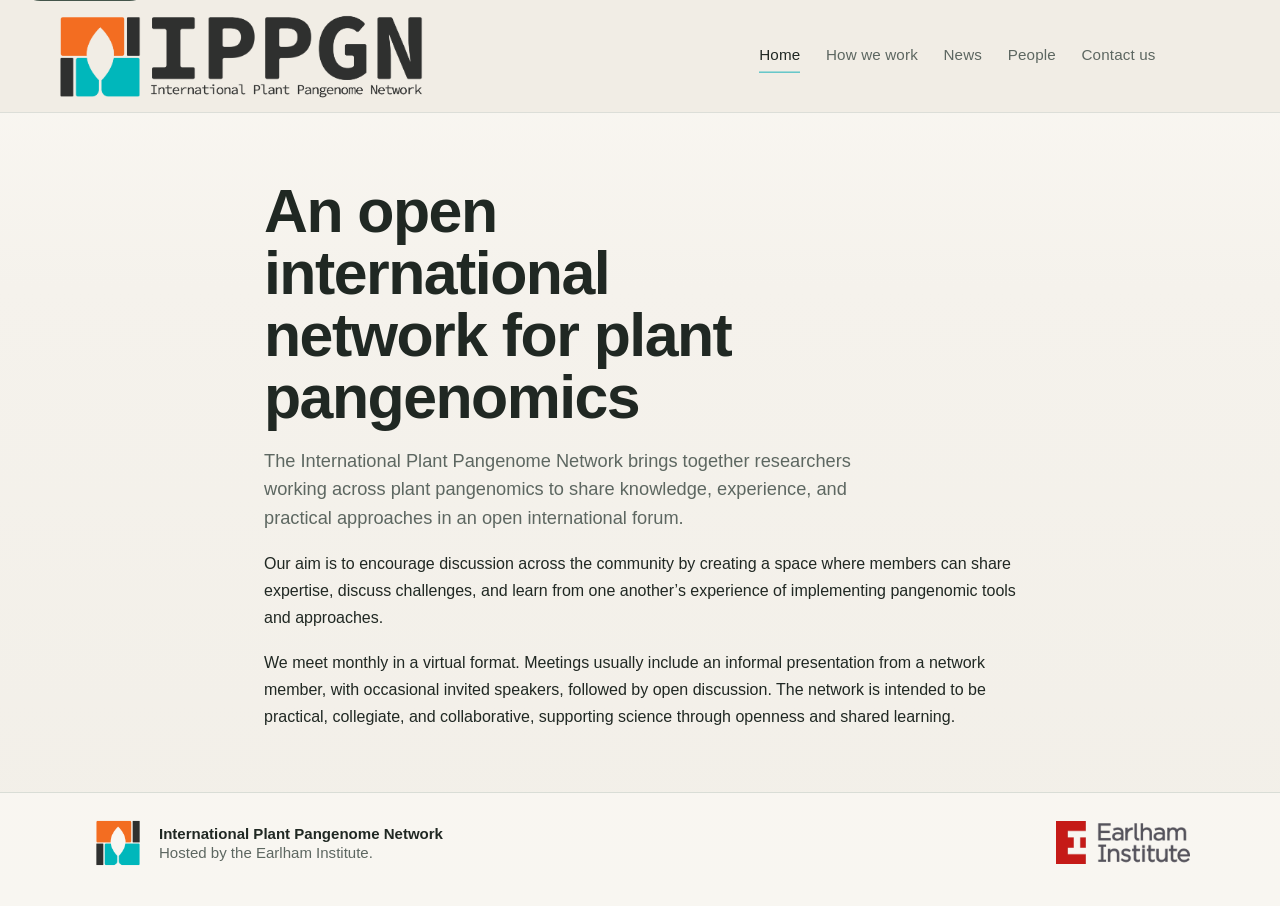
<file: site/index.html>
<!doctype html>
<html lang="en">
<head>
  <meta charset="utf-8">
  <meta name="viewport" content="width=device-width, initial-scale=1">
  <title>International Plant Pangenome Network</title>
  <meta name="description" content="International Plant Pangenome Network: an open international network for plant pangenomics.">
  <link rel="canonical" href="https://earlhaminst.github.io/ippgn-site/">
  <meta property="og:type" content="website">
  <meta property="og:site_name" content="International Plant Pangenome Network">
  <meta property="og:title" content="International Plant Pangenome Network">
  <meta property="og:description" content="International Plant Pangenome Network: an open international network for plant pangenomics.">
  <meta property="og:url" content="https://earlhaminst.github.io/ippgn-site/">
  <meta property="og:image" content="https://earlhaminst.github.io/ippgn-site/assets/img/social-preview-2026-07-23.png">
  <meta property="og:image:alt" content="International Plant Pangenome Network logo">
  <meta property="og:image:width" content="1200">
  <meta property="og:image:height" content="630">
  <meta name="twitter:card" content="summary_large_image">
  <meta name="twitter:title" content="International Plant Pangenome Network">
  <meta name="twitter:description" content="International Plant Pangenome Network: an open international network for plant pangenomics.">
  <meta name="twitter:image" content="https://earlhaminst.github.io/ippgn-site/assets/img/social-preview-2026-07-23.png">
  <link rel="stylesheet" href="assets/css/style.css">
</head>
<body class="home-page">
<a class="skip-link" href="#main-content">Skip to content</a>

<header class="site-header">
  <div class="site-banner">
    <div class="site-shell site-banner__inner">
      <a class="site-banner__link" href="index.html" aria-label="International Plant Pangenome Network home">
        <img class="site-banner__logo" src="assets/img/IPPGN - logo-strap.png" alt="International Plant Pangenome Network">
      </a>
      <nav class="site-nav" aria-label="Primary navigation">
        <a href="index.html" aria-current="page">Home</a>
        <a href="how-we-work.html">How we work</a>
        <a href="news.html">News</a>
        <a href="people.html">People</a>
        <a href="contact.html">Contact us</a>
      </nav>
    </div>
  </div>
</header>

<main id="main-content" class="site-main">
  <section class="home-hero">
    <div class="site-shell hero-layout">
      <div class="flow intro-text">
        <h1>An open international network for plant pangenomics</h1>
        <p class="hero-strapline">The International Plant Pangenome Network brings together researchers working across plant pangenomics to share knowledge, experience, and practical approaches in an open international forum.</p>
        <p>Our aim is to encourage discussion across the community by creating a space where members can share expertise, discuss challenges, and learn from one another’s experience of implementing pangenomic tools and approaches.</p>
        <p>We meet monthly in a virtual format. Meetings usually include an informal presentation from a network member, with occasional invited speakers, followed by open discussion. The network is intended to be practical, collegiate, and collaborative, supporting science through openness and shared learning.</p>
      </div>
    </div>
  </section>
</main>

<footer class="site-footer">
  <div class="site-shell site-footer__inner">
    <div class="site-footer__brand">
      <span class="footer-mark" aria-hidden="true">
        <img src="assets/img/IPPGN - logo mark.png" alt="">
      </span>
      <div class="site-footer__text">
        <p>International Plant Pangenome Network</p>
        <p>Hosted by the <a href="https://www.earlham.ac.uk/">Earlham Institute</a>.</p>
      </div>
    </div>
    <a class="footer-logo" href="https://www.earlham.ac.uk/" aria-label="Earlham Institute">
      <img src="assets/img/ei-logo.png" alt="Earlham Institute">
    </a>
  </div>
</footer>

</body>
</html>
</file>
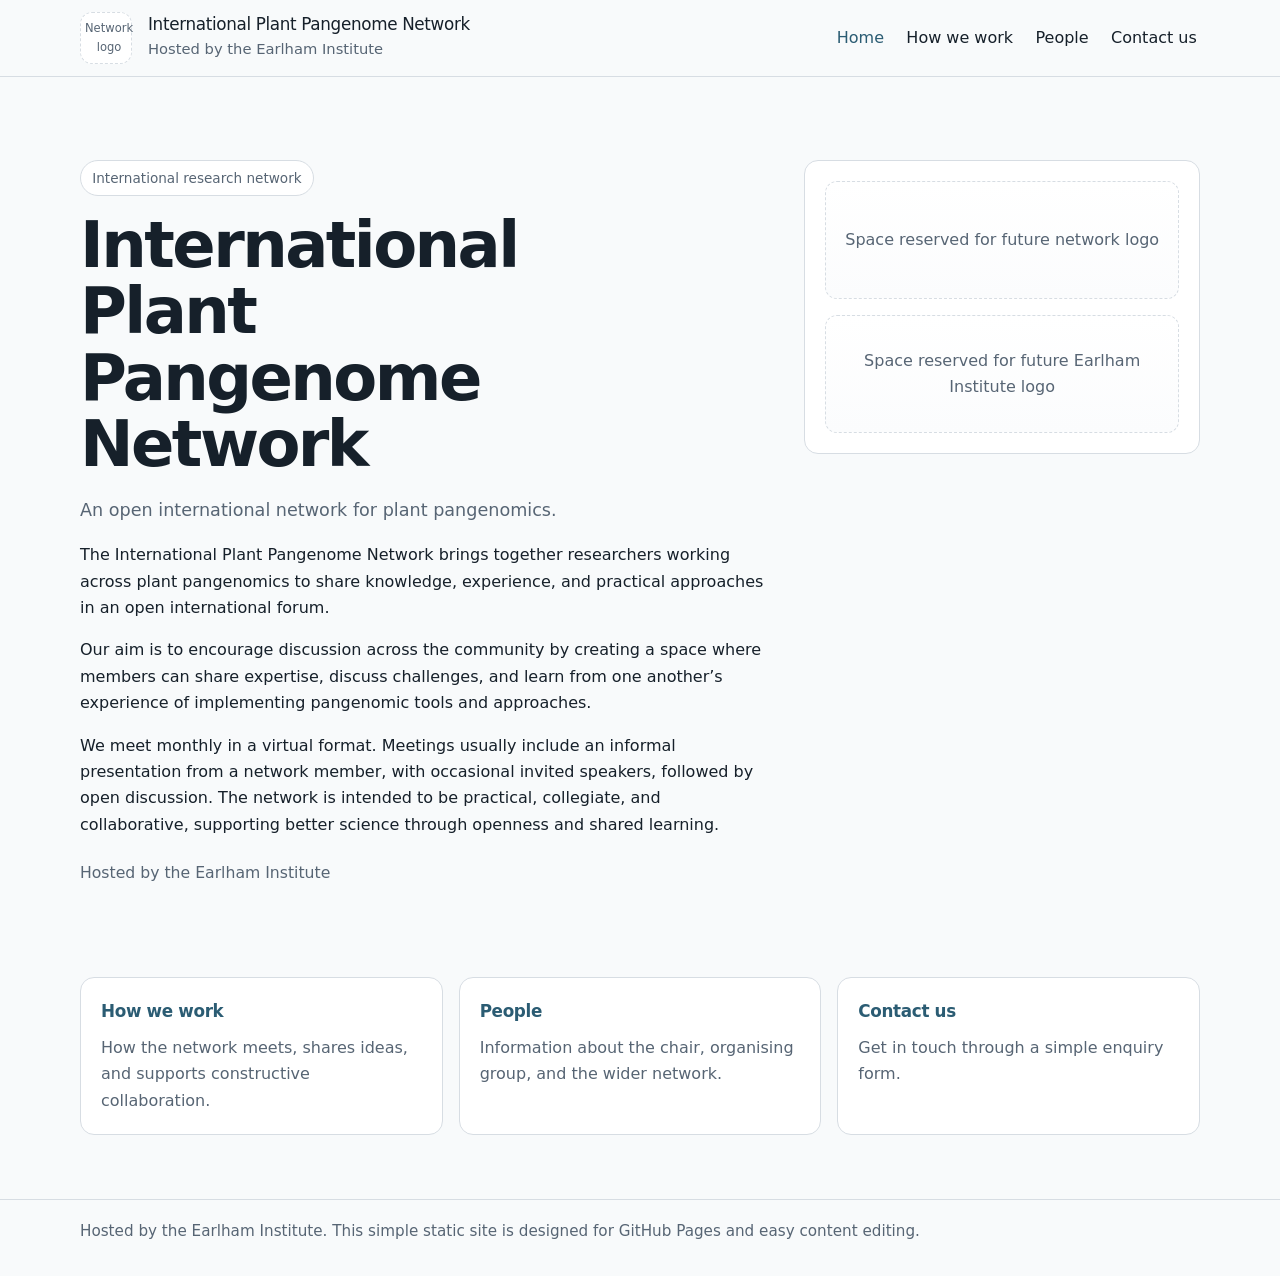
<file: ippgn-site-kit-v4/site/index.html>
<!doctype html>
<html lang="en">
<head>
  <meta charset="utf-8">
  <meta name="viewport" content="width=device-width, initial-scale=1">
  <title>International Plant Pangenome Network</title>
  <meta name="description" content="International Plant Pangenome Network">
  <link rel="stylesheet" href="assets/css/style.css">
</head>
<body>

<header class="site-header">
  <div class="container header-inner">
    <div class="brand">
      <div class="logo-slot" aria-label="Future network logo placeholder">Network<br>logo</div>
      <div class="brand-copy">
        <p class="site-title">International Plant Pangenome Network</p>
        <p class="site-subtitle">Hosted by the Earlham Institute</p>
      </div>
    </div>
    
<nav class="nav" aria-label="Primary navigation">
  <a href="index.html" aria-current="page">Home</a>
  <a href="how-we-work.html">How we work</a>
  <a href="people.html">People</a>
  <a href="contact.html">Contact us</a>
</nav>

  </div>
</header>


<main>
  <section class="hero">
    <div class="container hero-grid">
      <div>
        <span class="eyebrow">International research network</span>
        <h1>International Plant Pangenome Network</h1>
        <p class="lead">An open international network for plant pangenomics.</p>
        <p>The International Plant Pangenome Network brings together researchers working across plant pangenomics to share knowledge, experience, and practical approaches in an open international forum.</p>
        <p>Our aim is to encourage discussion across the community by creating a space where members can share expertise, discuss challenges, and learn from one another’s experience of implementing pangenomic tools and approaches.</p>
        <p>We meet monthly in a virtual format. Meetings usually include an informal presentation from a network member, with occasional invited speakers, followed by open discussion. The network is intended to be practical, collegiate, and collaborative, supporting better science through openness and shared learning.</p>
        <p class="hosting-line">Hosted by the Earlham Institute</p>
      </div>
      <aside class="panel logo-panel" aria-label="Future logo area">
        <div class="logo-placeholder">Space reserved for future network logo</div>
        <div class="logo-placeholder">Space reserved for future Earlham Institute logo</div>
      </aside>
    </div>
  </section>

  <section>
    <div class="container grid-3">
      <a class="card" href="how-we-work.html">
        <h3>How we work</h3>
        <p>How the network meets, shares ideas, and supports constructive collaboration.</p>
      </a>
      <a class="card" href="people.html">
        <h3>People</h3>
        <p>Information about the chair, organising group, and the wider network.</p>
      </a>
      <a class="card" href="contact.html">
        <h3>Contact us</h3>
        <p>Get in touch through a simple enquiry form.</p>
      </a>
    </div>
  </section>
</main>

<footer class="site-footer">
  <div class="container">
    Hosted by the Earlham Institute. This simple static site is designed for GitHub Pages and easy content editing.
  </div>
</footer>

</body>
</html>
</file>
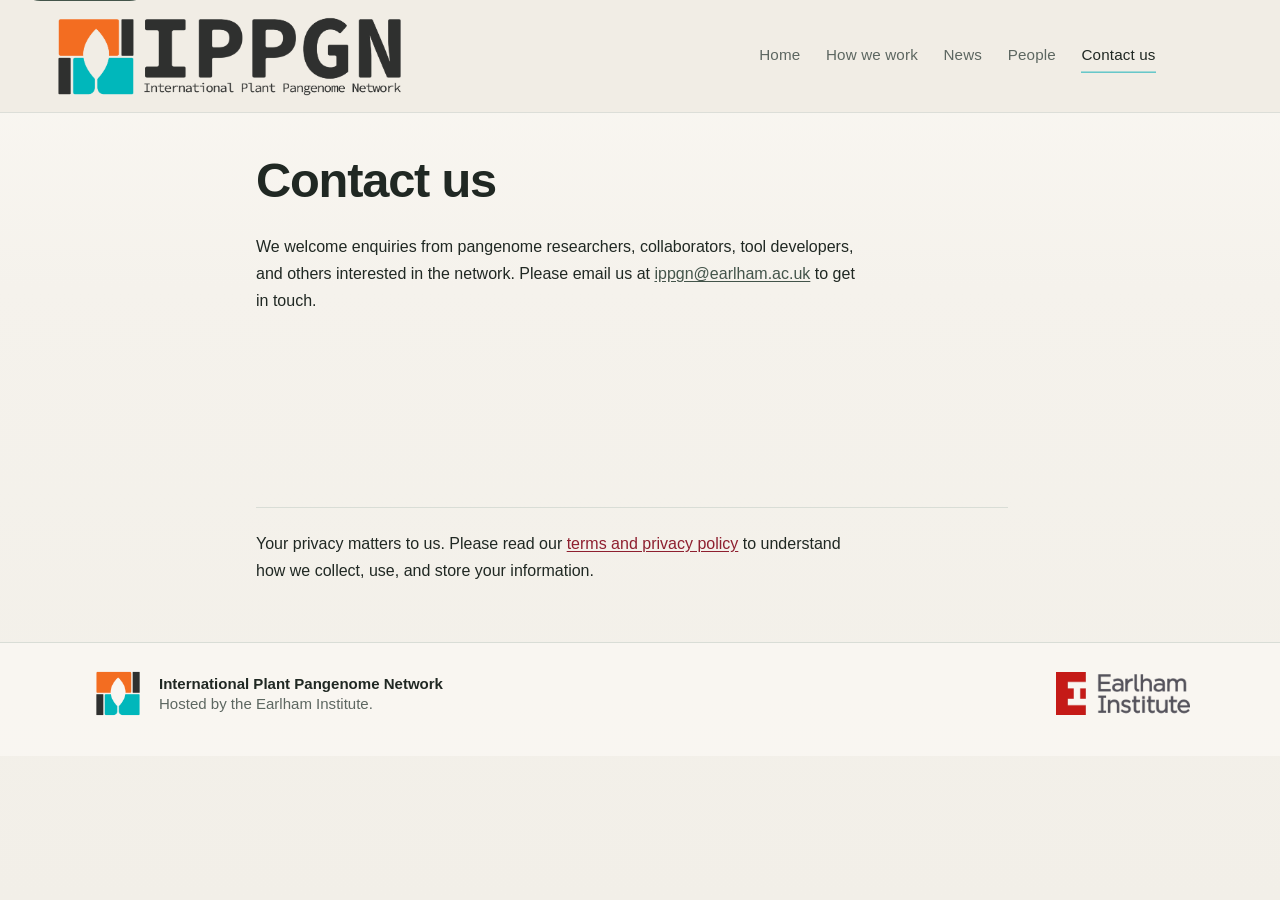
<file: site/contact.html>
<!doctype html>
<html lang="en">
<head>
  <meta charset="utf-8">
  <meta name="viewport" content="width=device-width, initial-scale=1">
  <title>Contact us | International Plant Pangenome Network</title>
  <meta name="description" content="Contact the International Plant Pangenome Network and read the privacy notice.">
  <link rel="canonical" href="https://earlhaminst.github.io/ippgn-site/contact.html">
  <meta property="og:type" content="website">
  <meta property="og:site_name" content="International Plant Pangenome Network">
  <meta property="og:title" content="Contact us | International Plant Pangenome Network">
  <meta property="og:description" content="Contact the International Plant Pangenome Network and read the privacy notice.">
  <meta property="og:url" content="https://earlhaminst.github.io/ippgn-site/contact.html">
  <meta property="og:image" content="https://earlhaminst.github.io/ippgn-site/assets/img/social-preview-2026-07-23.png">
  <meta property="og:image:alt" content="International Plant Pangenome Network logo">
  <meta property="og:image:width" content="1200">
  <meta property="og:image:height" content="630">
  <meta name="twitter:card" content="summary_large_image">
  <meta name="twitter:title" content="Contact us | International Plant Pangenome Network">
  <meta name="twitter:description" content="Contact the International Plant Pangenome Network and read the privacy notice.">
  <meta name="twitter:image" content="https://earlhaminst.github.io/ippgn-site/assets/img/social-preview-2026-07-23.png">
  <link rel="stylesheet" href="assets/css/style.css">
</head>
<body>
<a class="skip-link" href="#main-content">Skip to content</a>

<header class="site-header">
  <div class="site-banner">
    <div class="site-shell site-banner__inner">
      <a class="site-banner__link" href="index.html" aria-label="International Plant Pangenome Network home">
        <img class="site-banner__logo" src="assets/img/IPPGN - logo-strap.png" alt="International Plant Pangenome Network">
      </a>
      <nav class="site-nav" aria-label="Primary navigation">
        <a href="index.html">Home</a>
        <a href="how-we-work.html">How we work</a>
        <a href="news.html">News</a>
        <a href="people.html">People</a>
        <a href="contact.html" aria-current="page">Contact us</a>
      </nav>
    </div>
  </div>
</header>

<main id="main-content" class="site-main">
  <section class="page-header">
    <div class="site-shell">
      <h1>Contact us</h1>
    </div>
  </section>
  <section class="section">
    <div class="site-shell page-grid">
      <article class="flow content-column">
        <p>We welcome enquiries from pangenome researchers, collaborators, tool developers, and others interested in the network. Please email us at <a class="inline-link" href="mailto:ippgn@earlham.ac.uk">ippgn@earlham.ac.uk</a> to get in touch.</p>

        <section class="content-block policy-block">
          <p>Your privacy matters to us. Please read our <a class="policy-link" href="assets/docs/privacy-notice.pdf">terms and privacy policy</a> to understand how we collect, use, and store your information.</p>
        </section>
      </article>
    </div>
  </section>
</main>

<footer class="site-footer">
  <div class="site-shell site-footer__inner">
    <div class="site-footer__brand">
      <span class="footer-mark" aria-hidden="true">
        <img src="assets/img/IPPGN - logo mark.png" alt="">
      </span>
      <div class="site-footer__text">
        <p>International Plant Pangenome Network</p>
        <p>Hosted by the <a href="https://www.earlham.ac.uk/">Earlham Institute</a>.</p>
      </div>
    </div>
    <a class="footer-logo" href="https://www.earlham.ac.uk/" aria-label="Earlham Institute">
      <img src="assets/img/ei-logo.png" alt="Earlham Institute">
    </a>
  </div>
</footer>

</body>
</html>
</file>
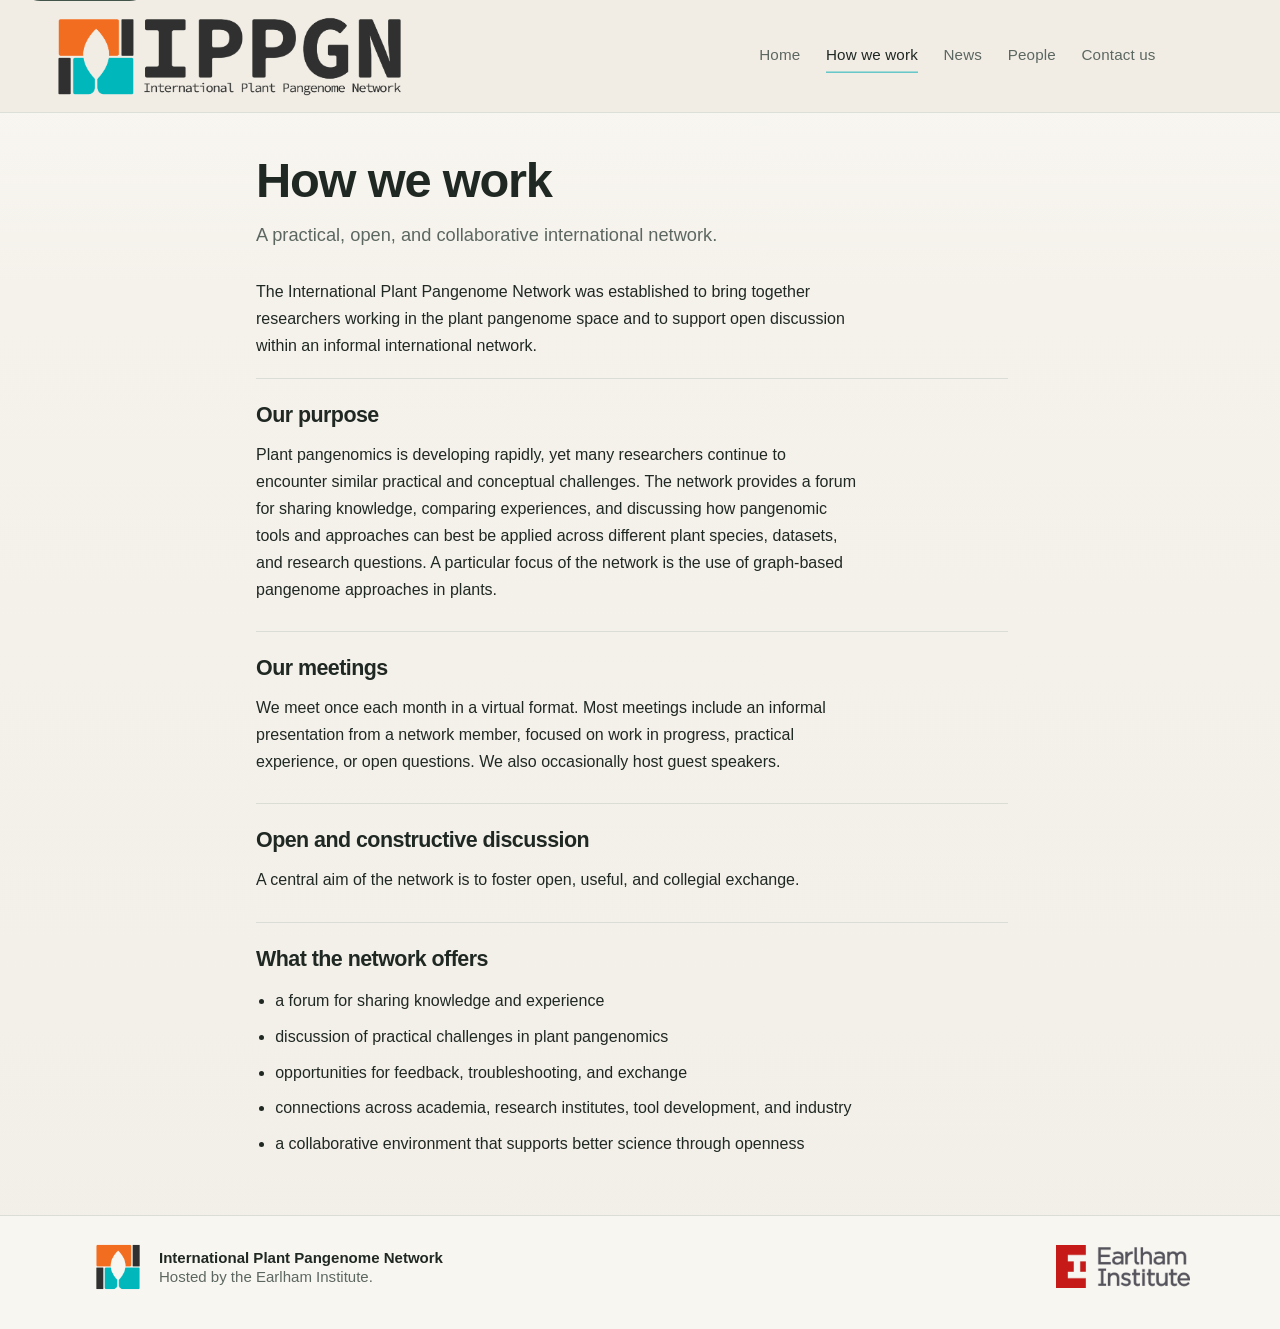
<file: site/how-we-work.html>
<!doctype html>
<html lang="en">
<head>
  <meta charset="utf-8">
  <meta name="viewport" content="width=device-width, initial-scale=1">
  <title>How we work | International Plant Pangenome Network</title>
  <meta name="description" content="How the International Plant Pangenome Network meets, shares knowledge, and supports practical discussion.">
  <link rel="canonical" href="https://earlhaminst.github.io/ippgn-site/how-we-work.html">
  <meta property="og:type" content="website">
  <meta property="og:site_name" content="International Plant Pangenome Network">
  <meta property="og:title" content="How we work | International Plant Pangenome Network">
  <meta property="og:description" content="How the International Plant Pangenome Network meets, shares knowledge, and supports practical discussion.">
  <meta property="og:url" content="https://earlhaminst.github.io/ippgn-site/how-we-work.html">
  <meta property="og:image" content="https://earlhaminst.github.io/ippgn-site/assets/img/social-preview-2026-07-23.png">
  <meta property="og:image:alt" content="International Plant Pangenome Network logo">
  <meta property="og:image:width" content="1200">
  <meta property="og:image:height" content="630">
  <meta name="twitter:card" content="summary_large_image">
  <meta name="twitter:title" content="How we work | International Plant Pangenome Network">
  <meta name="twitter:description" content="How the International Plant Pangenome Network meets, shares knowledge, and supports practical discussion.">
  <meta name="twitter:image" content="https://earlhaminst.github.io/ippgn-site/assets/img/social-preview-2026-07-23.png">
  <link rel="stylesheet" href="assets/css/style.css">
</head>
<body>
<a class="skip-link" href="#main-content">Skip to content</a>

<header class="site-header">
  <div class="site-banner">
    <div class="site-shell site-banner__inner">
      <a class="site-banner__link" href="index.html" aria-label="International Plant Pangenome Network home">
        <img class="site-banner__logo" src="assets/img/IPPGN - logo-strap.png" alt="International Plant Pangenome Network">
      </a>
      <nav class="site-nav" aria-label="Primary navigation">
        <a href="index.html">Home</a>
        <a href="how-we-work.html" aria-current="page">How we work</a>
        <a href="news.html">News</a>
        <a href="people.html">People</a>
        <a href="contact.html">Contact us</a>
      </nav>
    </div>
  </div>
</header>

<main id="main-content" class="site-main">
  <section class="page-header">
    <div class="site-shell">
      <h1>How we work</h1>
      <p class="page-lead">A practical, open, and collaborative international network.</p>
    </div>
  </section>
  <section class="section">
    <div class="site-shell page-grid">
      <article class="flow content-column">
        <p>The International Plant Pangenome Network was established to bring together researchers working in the plant pangenome space and to support open discussion within an informal international network.</p>

        <section class="content-block">
          <h2>Our purpose</h2>
          <p>Plant pangenomics is developing rapidly, yet many researchers continue to encounter similar practical and conceptual challenges. The network provides a forum for sharing knowledge, comparing experiences, and discussing how pangenomic tools and approaches can best be applied across different plant species, datasets, and research questions. A particular focus of the network is the use of graph-based pangenome approaches in plants.</p>
        </section>

        <section class="content-block">
          <h2>Our meetings</h2>
          <p>We meet once each month in a virtual format. Most meetings include an informal presentation from a network member, focused on work in progress, practical experience, or open questions. We also occasionally host guest speakers.</p>
        </section>

        <section class="content-block">
          <h2>Open and constructive discussion</h2>
          <p>A central aim of the network is to foster open, useful, and collegial exchange.</p>
        </section>

        <section class="content-block">
          <h2>What the network offers</h2>
          <ul>
            <li>a forum for sharing knowledge and experience</li>
            <li>discussion of practical challenges in plant pangenomics</li>
            <li>opportunities for feedback, troubleshooting, and exchange</li>
            <li>connections across academia, research institutes, tool development, and industry</li>
            <li>a collaborative environment that supports better science through openness</li>
          </ul>
        </section>
      </article>
    </div>
  </section>
</main>

<footer class="site-footer">
  <div class="site-shell site-footer__inner">
    <div class="site-footer__brand">
      <span class="footer-mark" aria-hidden="true">
        <img src="assets/img/IPPGN - logo mark.png" alt="">
      </span>
      <div class="site-footer__text">
        <p>International Plant Pangenome Network</p>
        <p>Hosted by the <a href="https://www.earlham.ac.uk/">Earlham Institute</a>.</p>
      </div>
    </div>
    <a class="footer-logo" href="https://www.earlham.ac.uk/" aria-label="Earlham Institute">
      <img src="assets/img/ei-logo.png" alt="Earlham Institute">
    </a>
  </div>
</footer>

</body>
</html>
</file>
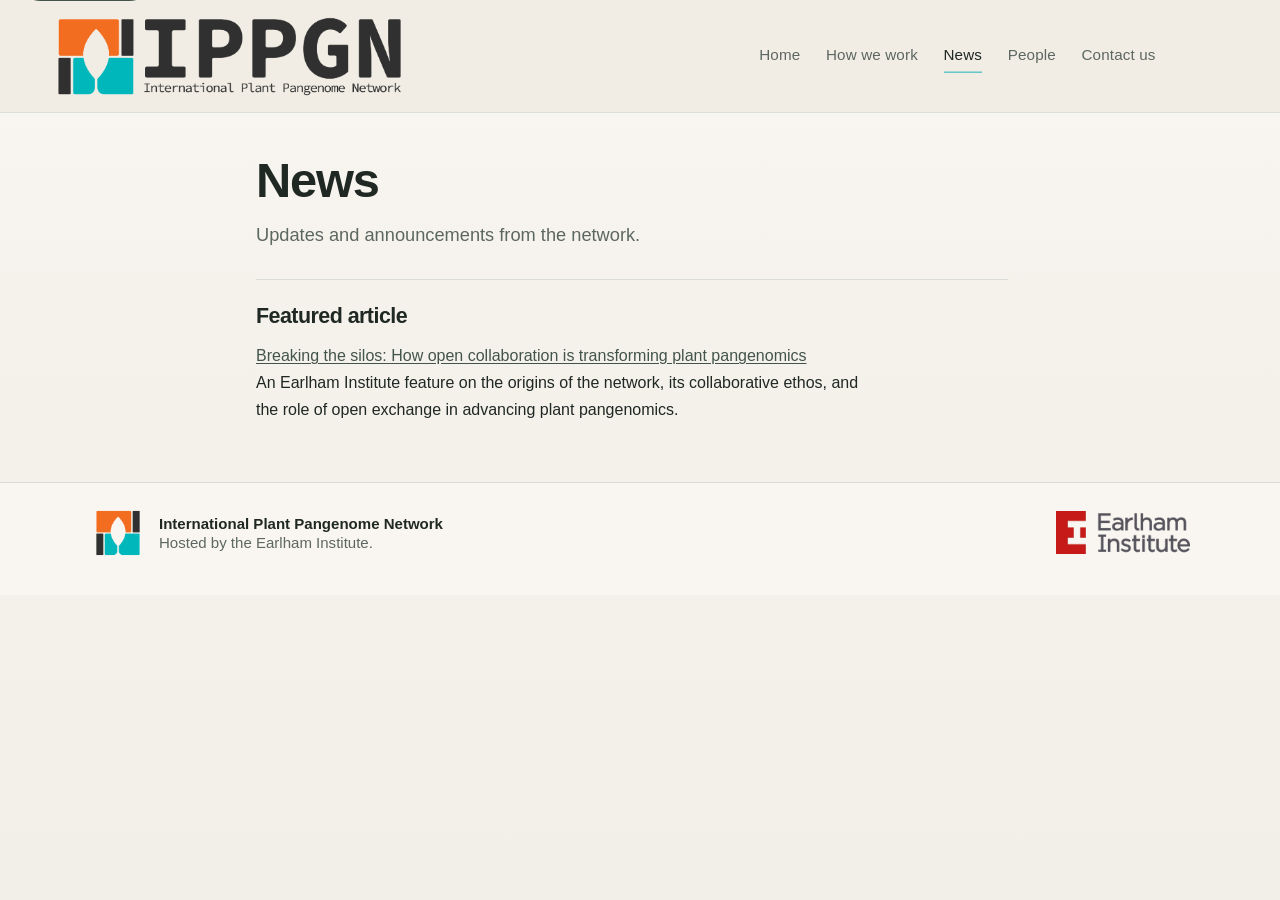
<file: site/news.html>
<!doctype html>
<html lang="en">
<head>
  <meta charset="utf-8">
  <meta name="viewport" content="width=device-width, initial-scale=1">
  <title>News | International Plant Pangenome Network</title>
  <meta name="description" content="News and updates from the International Plant Pangenome Network.">
  <link rel="canonical" href="https://earlhaminst.github.io/ippgn-site/news.html">
  <meta property="og:type" content="website">
  <meta property="og:site_name" content="International Plant Pangenome Network">
  <meta property="og:title" content="News | International Plant Pangenome Network">
  <meta property="og:description" content="News and updates from the International Plant Pangenome Network.">
  <meta property="og:url" content="https://earlhaminst.github.io/ippgn-site/news.html">
  <meta property="og:image" content="https://earlhaminst.github.io/ippgn-site/assets/img/social-preview-2026-07-23.png">
  <meta property="og:image:alt" content="International Plant Pangenome Network logo">
  <meta property="og:image:width" content="1200">
  <meta property="og:image:height" content="630">
  <meta name="twitter:card" content="summary_large_image">
  <meta name="twitter:title" content="News | International Plant Pangenome Network">
  <meta name="twitter:description" content="News and updates from the International Plant Pangenome Network.">
  <meta name="twitter:image" content="https://earlhaminst.github.io/ippgn-site/assets/img/social-preview-2026-07-23.png">
  <link rel="stylesheet" href="assets/css/style.css">
</head>
<body>
<a class="skip-link" href="#main-content">Skip to content</a>

<header class="site-header">
  <div class="site-banner">
    <div class="site-shell site-banner__inner">
      <a class="site-banner__link" href="index.html" aria-label="International Plant Pangenome Network home">
        <img class="site-banner__logo" src="assets/img/IPPGN - logo-strap.png" alt="International Plant Pangenome Network">
      </a>
      <nav class="site-nav" aria-label="Primary navigation">
        <a href="index.html">Home</a>
        <a href="how-we-work.html">How we work</a>
        <a href="news.html" aria-current="page">News</a>
        <a href="people.html">People</a>
        <a href="contact.html">Contact us</a>
      </nav>
    </div>
  </div>
</header>

<main id="main-content" class="site-main">
  <section class="page-header">
    <div class="site-shell">
      <h1>News</h1>
      <p class="page-lead">Updates and announcements from the network.</p>
    </div>
  </section>
  <section class="section">
    <div class="site-shell page-grid">
      <article class="flow content-column">
        <section class="content-block">
          <h2>Featured article</h2>
          <p><a class="inline-link" href="https://www.earlham.ac.uk/articles/breaking-silos-how-open-collaboration-transforming-plant-pangenomics">Breaking the silos: How open collaboration is transforming plant pangenomics</a></p>
          <p>An Earlham Institute feature on the origins of the network, its collaborative ethos, and the role of open exchange in advancing plant pangenomics.</p>
        </section>
      </article>
    </div>
  </section>
</main>

<footer class="site-footer">
  <div class="site-shell site-footer__inner">
    <div class="site-footer__brand">
      <span class="footer-mark" aria-hidden="true">
        <img src="assets/img/IPPGN - logo mark.png" alt="">
      </span>
      <div class="site-footer__text">
        <p>International Plant Pangenome Network</p>
        <p>Hosted by the <a href="https://www.earlham.ac.uk/">Earlham Institute</a>.</p>
      </div>
    </div>
    <a class="footer-logo" href="https://www.earlham.ac.uk/" aria-label="Earlham Institute">
      <img src="assets/img/ei-logo.png" alt="Earlham Institute">
    </a>
  </div>
</footer>

</body>
</html>
</file>
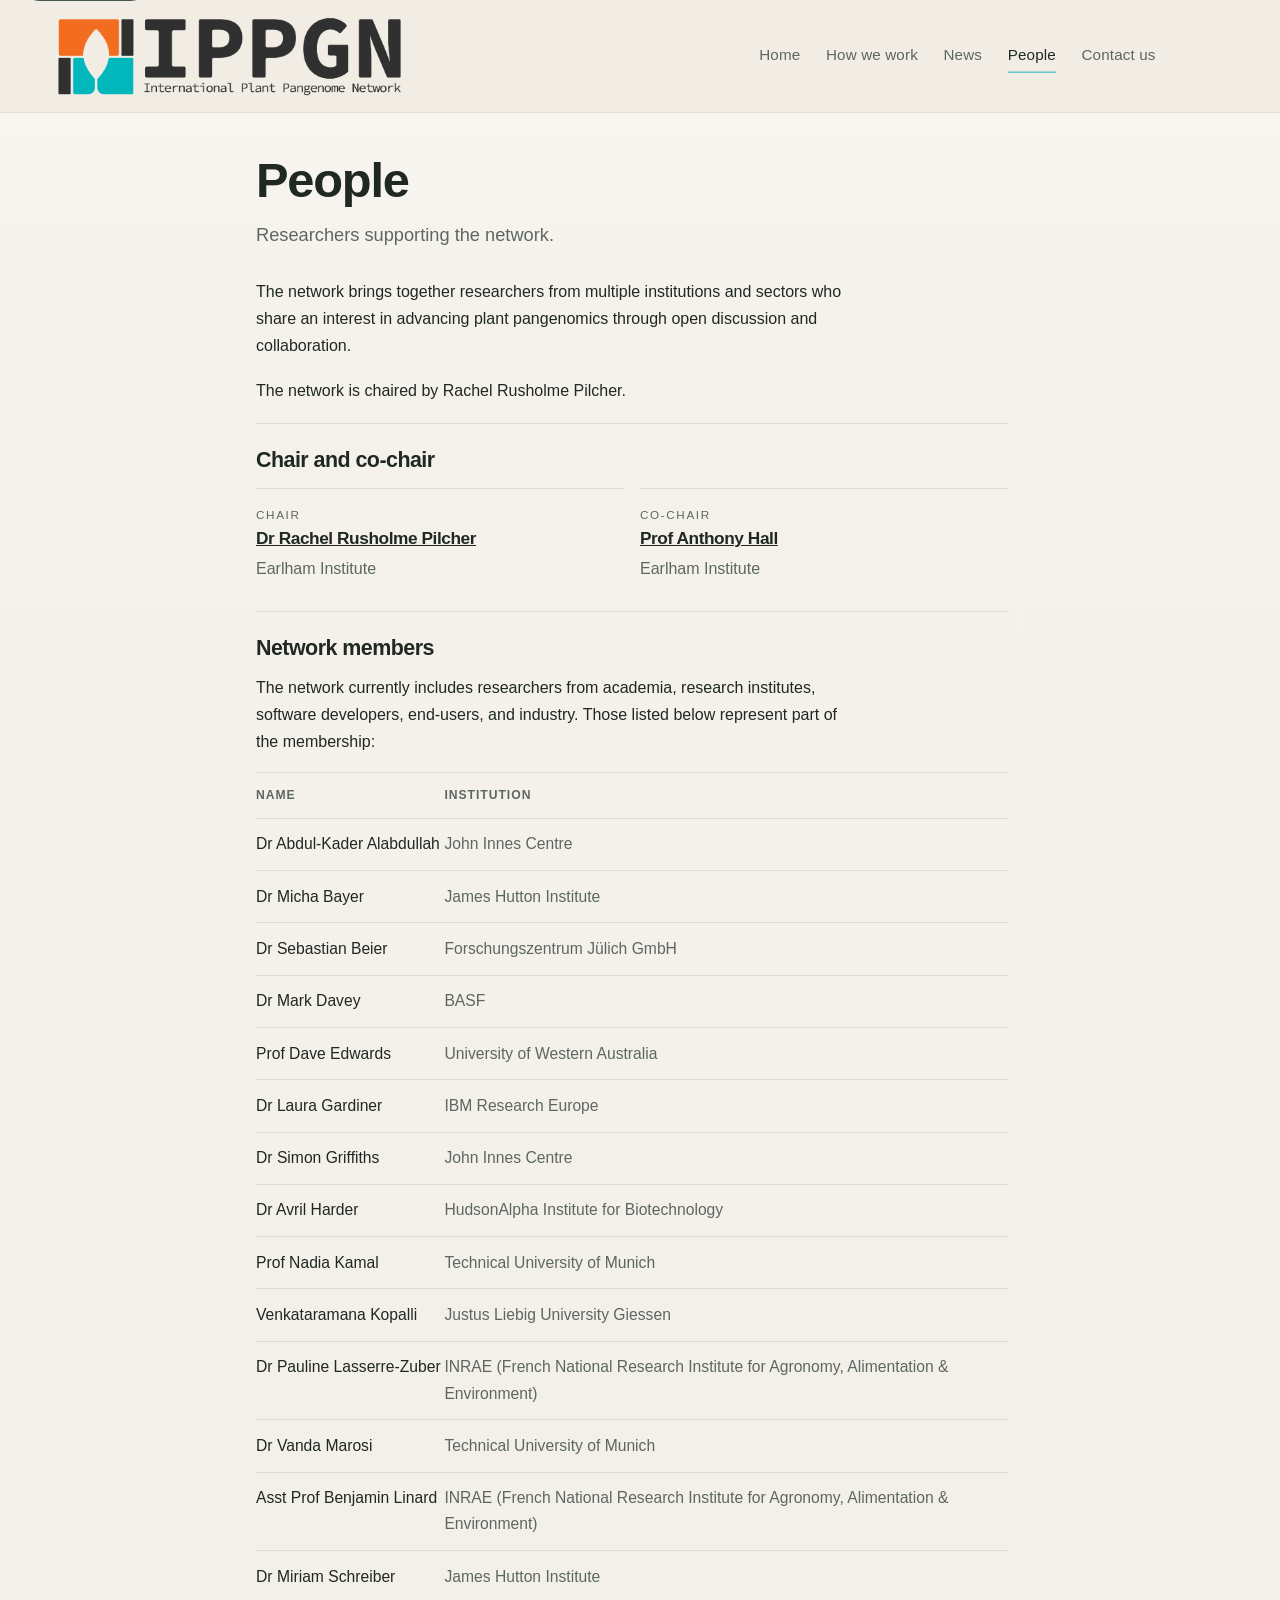
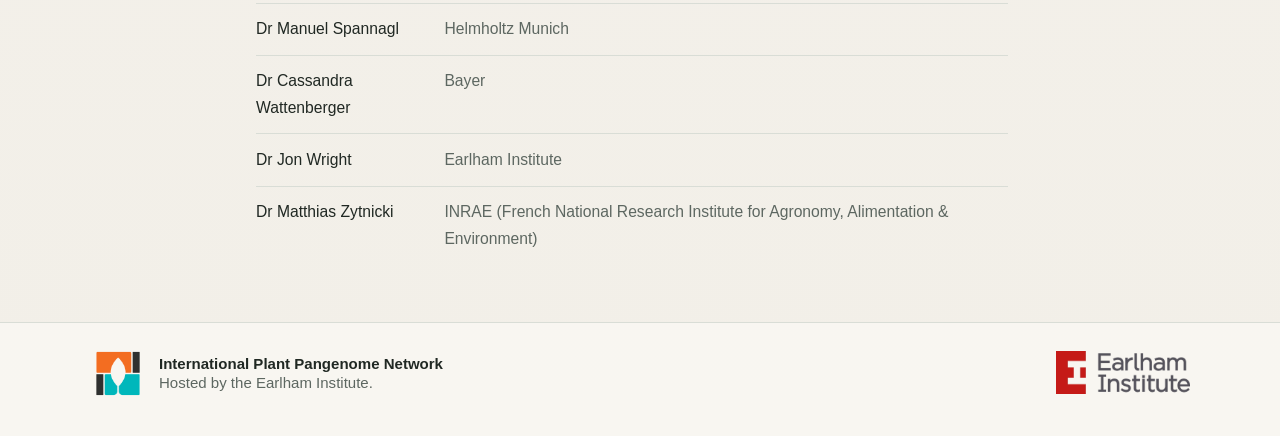
<file: site/people.html>
<!doctype html>
<html lang="en">
<head>
  <meta charset="utf-8">
  <meta name="viewport" content="width=device-width, initial-scale=1">
  <title>People | International Plant Pangenome Network</title>
  <meta name="description" content="People involved in the International Plant Pangenome Network, including the current chair and co-chair.">
  <link rel="canonical" href="https://earlhaminst.github.io/ippgn-site/people.html">
  <meta property="og:type" content="website">
  <meta property="og:site_name" content="International Plant Pangenome Network">
  <meta property="og:title" content="People | International Plant Pangenome Network">
  <meta property="og:description" content="People involved in the International Plant Pangenome Network, including the current chair and co-chair.">
  <meta property="og:url" content="https://earlhaminst.github.io/ippgn-site/people.html">
  <meta property="og:image" content="https://earlhaminst.github.io/ippgn-site/assets/img/social-preview-2026-07-23.png">
  <meta property="og:image:alt" content="International Plant Pangenome Network logo">
  <meta property="og:image:width" content="1200">
  <meta property="og:image:height" content="630">
  <meta name="twitter:card" content="summary_large_image">
  <meta name="twitter:title" content="People | International Plant Pangenome Network">
  <meta name="twitter:description" content="People involved in the International Plant Pangenome Network, including the current chair and co-chair.">
  <meta name="twitter:image" content="https://earlhaminst.github.io/ippgn-site/assets/img/social-preview-2026-07-23.png">
  <link rel="stylesheet" href="assets/css/style.css">
</head>
<body>
<a class="skip-link" href="#main-content">Skip to content</a>

<header class="site-header">
  <div class="site-banner">
    <div class="site-shell site-banner__inner">
      <a class="site-banner__link" href="index.html" aria-label="International Plant Pangenome Network home">
        <img class="site-banner__logo" src="assets/img/IPPGN - logo-strap.png" alt="International Plant Pangenome Network">
      </a>
      <nav class="site-nav" aria-label="Primary navigation">
        <a href="index.html">Home</a>
        <a href="how-we-work.html">How we work</a>
        <a href="news.html">News</a>
        <a href="people.html" aria-current="page">People</a>
        <a href="contact.html">Contact us</a>
      </nav>
    </div>
  </div>
</header>

<main id="main-content" class="site-main">
  <section class="page-header">
    <div class="site-shell">
      <h1>People</h1>
      <p class="page-lead">Researchers supporting the network.</p>
    </div>
  </section>
  <section class="section">
    <div class="site-shell page-grid">
      <article class="flow content-column">
        <p>The network brings together researchers from multiple institutions and sectors who share an interest in advancing plant pangenomics through open discussion and collaboration.</p>
        <p>The network is chaired by Rachel Rusholme Pilcher.</p>

        <section class="content-block">
          <h2>Chair and co-chair</h2>
          <div class="leadership-grid">
            <div class="profile-card">
              <p class="profile-role">Chair</p>
              <h3><a href="https://www.linkedin.com/in/rachel-rusholme-pilcher/">Dr Rachel Rusholme Pilcher</a></h3>
              <p>Earlham Institute</p>
            </div>
            <div class="profile-card">
              <p class="profile-role">Co-chair</p>
              <h3><a href="https://www.linkedin.com/in/anthony-hall-41144533/">Prof Anthony Hall</a></h3>
              <p>Earlham Institute</p>
            </div>
          </div>
        </section>

        <section class="content-block">
          <h2>Network members</h2>
          <p>The network currently includes researchers from academia, research institutes, software developers, end-users, and industry. Those listed below represent part of the membership:</p>
          <div class="members-table-wrap">
            <table class="members-table">
              <thead>
                <tr>
                  <th scope="col">Name</th>
                  <th scope="col">Institution</th>
                </tr>
              </thead>
              <tbody>
                <tr>
                  <td><a href="https://orcid.org/0000-0003-0342-6085">Dr Abdul-Kader Alabdullah</a></td>
                  <td>John Innes Centre</td>
                </tr>
                <tr>
                  <td><a href="http://www.hutton.ac.uk/staff/micha-bayer">Dr Micha Bayer</a></td>
                  <td>James Hutton Institute</td>
                </tr>
                <tr>
                  <td><a href="https://www.linkedin.com/in/beiersebastian/">Dr Sebastian Beier</a></td>
                  <td>Forschungszentrum Jülich GmbH</td>
                </tr>
                <tr>
                  <td><a href="https://orcid.org/0000-0002-4633-0991">Dr Mark Davey</a></td>
                  <td>BASF</td>
                </tr>
                <tr>
                  <td><a href="https://edwards.appliedbioinformatics.com.au/">Prof Dave Edwards</a></td>
                  <td>University of Western Australia</td>
                </tr>
                <tr>
                  <td><a href="https://www.linkedin.com/in/laura-gardiner-181bba83/">Dr Laura Gardiner</a></td>
                  <td>IBM Research Europe</td>
                </tr>
                <tr>
                  <td><a href="https://www.jic.ac.uk/people/simon-griffiths/">Dr Simon Griffiths</a></td>
                  <td>John Innes Centre</td>
                </tr>
                <tr>
                  <td><a href="https://scholar.google.com/citations?hl=en&amp;user=uyxk3voAAAAJ&amp;view_op=list_works&amp;authuser=1&amp;sortby=pubdate">Dr Avril Harder</a></td>
                  <td>HudsonAlpha Institute for Biotechnology</td>
                </tr>
                <tr>
                  <td><a href="https://www.mls.ls.tum.de/en/cpb/home/">Prof Nadia Kamal</a></td>
                  <td>Technical University of Munich</td>
                </tr>
                <tr>
                  <td><a href="https://www.linkedin.com/in/venkataramana-kopalli-b6a74a201">Venkataramana Kopalli</a></td>
                  <td>Justus Liebig University Giessen</td>
                </tr>
                <tr>
                  <td><a href="https://www.linkedin.com/in/pauline-lasserre-zuber-56247048">Dr Pauline Lasserre-Zuber</a></td>
                  <td>INRAE (French National Research Institute for Agronomy, Alimentation &amp; Environment)</td>
                </tr>
                <tr>
                  <td>Dr Vanda Marosi</td>
                  <td>Technical University of Munich</td>
                </tr>
                <tr>
                  <td><a href="https://www.linkedin.com/in/benjamin-linard-68a3bb65">Asst Prof Benjamin Linard</a></td>
                  <td>INRAE (French National Research Institute for Agronomy, Alimentation &amp; Environment)</td>
                </tr>
                <tr>
                  <td><a href="https://www.hutton.ac.uk/people/miriam-schreiber/">Dr Miriam Schreiber</a></td>
                  <td>James Hutton Institute</td>
                </tr>
                <tr>
                  <td><a href="https://www.linkedin.com/in/manuel-spannagl-6148441b/">Dr Manuel Spannagl</a></td>
                  <td>Helmholtz Munich</td>
                </tr>
                <tr>
                  <td><a href="https://www.linkedin.com/in/cassandra-wattenburger-144a7a66">Dr Cassandra Wattenberger</a></td>
                  <td>Bayer</td>
                </tr>
                <tr>
                  <td><a href="https://jonwright99.github.io/">Dr Jon Wright</a></td>
                  <td>Earlham Institute</td>
                </tr>
                <tr>
                  <td><a href="https://miat.inrae.fr/member/zytnickimatthias/">Dr Matthias Zytnicki</a></td>
                  <td>INRAE (French National Research Institute for Agronomy, Alimentation &amp; Environment)</td>
                </tr>
              </tbody>
            </table>
          </div>
        </section>
      </article>
    </div>
  </section>
</main>

<footer class="site-footer">
  <div class="site-shell site-footer__inner">
    <div class="site-footer__brand">
      <span class="footer-mark" aria-hidden="true">
        <img src="assets/img/IPPGN - logo mark.png" alt="">
      </span>
      <div class="site-footer__text">
        <p>International Plant Pangenome Network</p>
        <p>Hosted by the <a href="https://www.earlham.ac.uk/">Earlham Institute</a>.</p>
      </div>
    </div>
    <a class="footer-logo" href="https://www.earlham.ac.uk/" aria-label="Earlham Institute">
      <img src="assets/img/ei-logo.png" alt="Earlham Institute">
    </a>
  </div>
</footer>

</body>
</html>
</file>
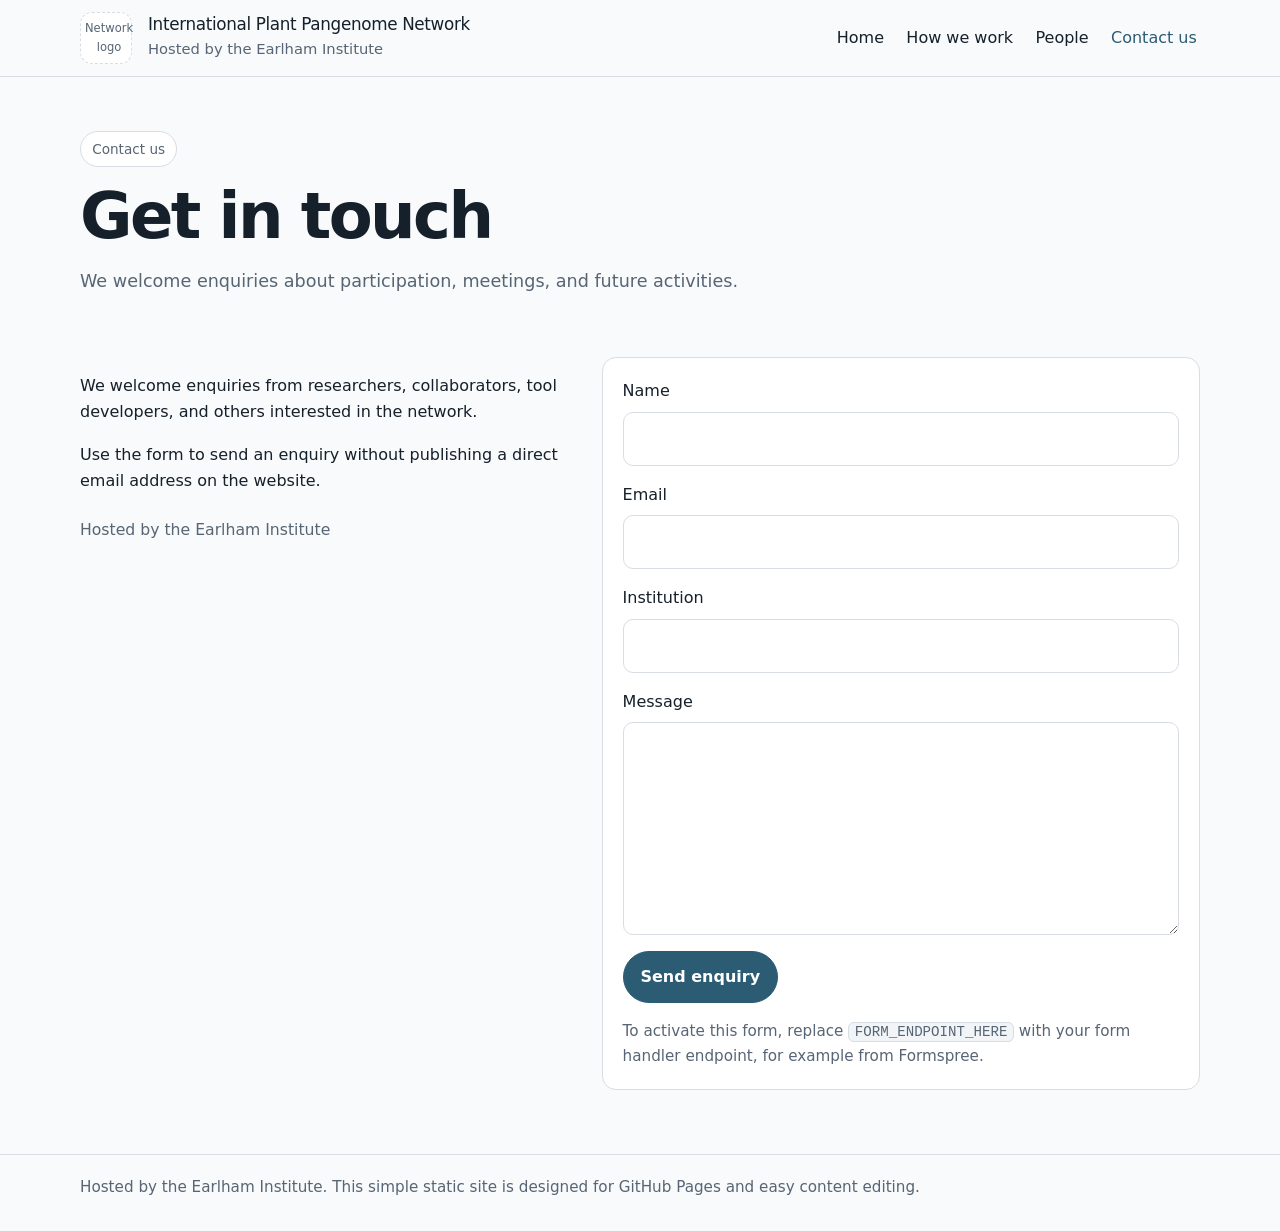
<file: ippgn-site-kit-v4/site/contact.html>
<!doctype html>
<html lang="en">
<head>
  <meta charset="utf-8">
  <meta name="viewport" content="width=device-width, initial-scale=1">
  <title>Contact us | International Plant Pangenome Network</title>
  <meta name="description" content="International Plant Pangenome Network">
  <link rel="stylesheet" href="assets/css/style.css">
</head>
<body>

<header class="site-header">
  <div class="container header-inner">
    <div class="brand">
      <div class="logo-slot" aria-label="Future network logo placeholder">Network<br>logo</div>
      <div class="brand-copy">
        <p class="site-title">International Plant Pangenome Network</p>
        <p class="site-subtitle">Hosted by the Earlham Institute</p>
      </div>
    </div>
    
<nav class="nav" aria-label="Primary navigation">
  <a href="index.html">Home</a>
  <a href="how-we-work.html">How we work</a>
  <a href="people.html">People</a>
  <a href="contact.html" aria-current="page">Contact us</a>
</nav>

  </div>
</header>


<main>
  <section class="page-hero">
    <div class="container">
      <span class="eyebrow">Contact us</span>
      <h1>Get in touch</h1>
      <p class="lead">We welcome enquiries about participation, meetings, and future activities.</p>
    </div>
  </section>
  <section class="page-content">
    <div class="container contact-layout">
      <div>
        <p>We welcome enquiries from researchers, collaborators, tool developers, and others interested in the network.</p>
        <p>Use the form to send an enquiry without publishing a direct email address on the website.</p>
        <p class="hosting-line">Hosted by the Earlham Institute</p>
      </div>
      <div class="panel form-panel">
        <form action="FORM_ENDPOINT_HERE" method="POST" class="contact-form">
          <label>
            <span>Name</span>
            <input type="text" name="name" required>
          </label>
          <label>
            <span>Email</span>
            <input type="email" name="email" required>
          </label>
          <label>
            <span>Institution</span>
            <input type="text" name="institution">
          </label>
          <label>
            <span>Message</span>
            <textarea name="message" rows="7" required></textarea>
          </label>
          <button type="submit">Send enquiry</button>
        </form>
        <p class="form-note">To activate this form, replace <code>FORM_ENDPOINT_HERE</code> with your form handler endpoint, for example from Formspree.</p>
      </div>
    </div>
  </section>
</main>

<footer class="site-footer">
  <div class="container">
    Hosted by the Earlham Institute. This simple static site is designed for GitHub Pages and easy content editing.
  </div>
</footer>

</body>
</html>
</file>
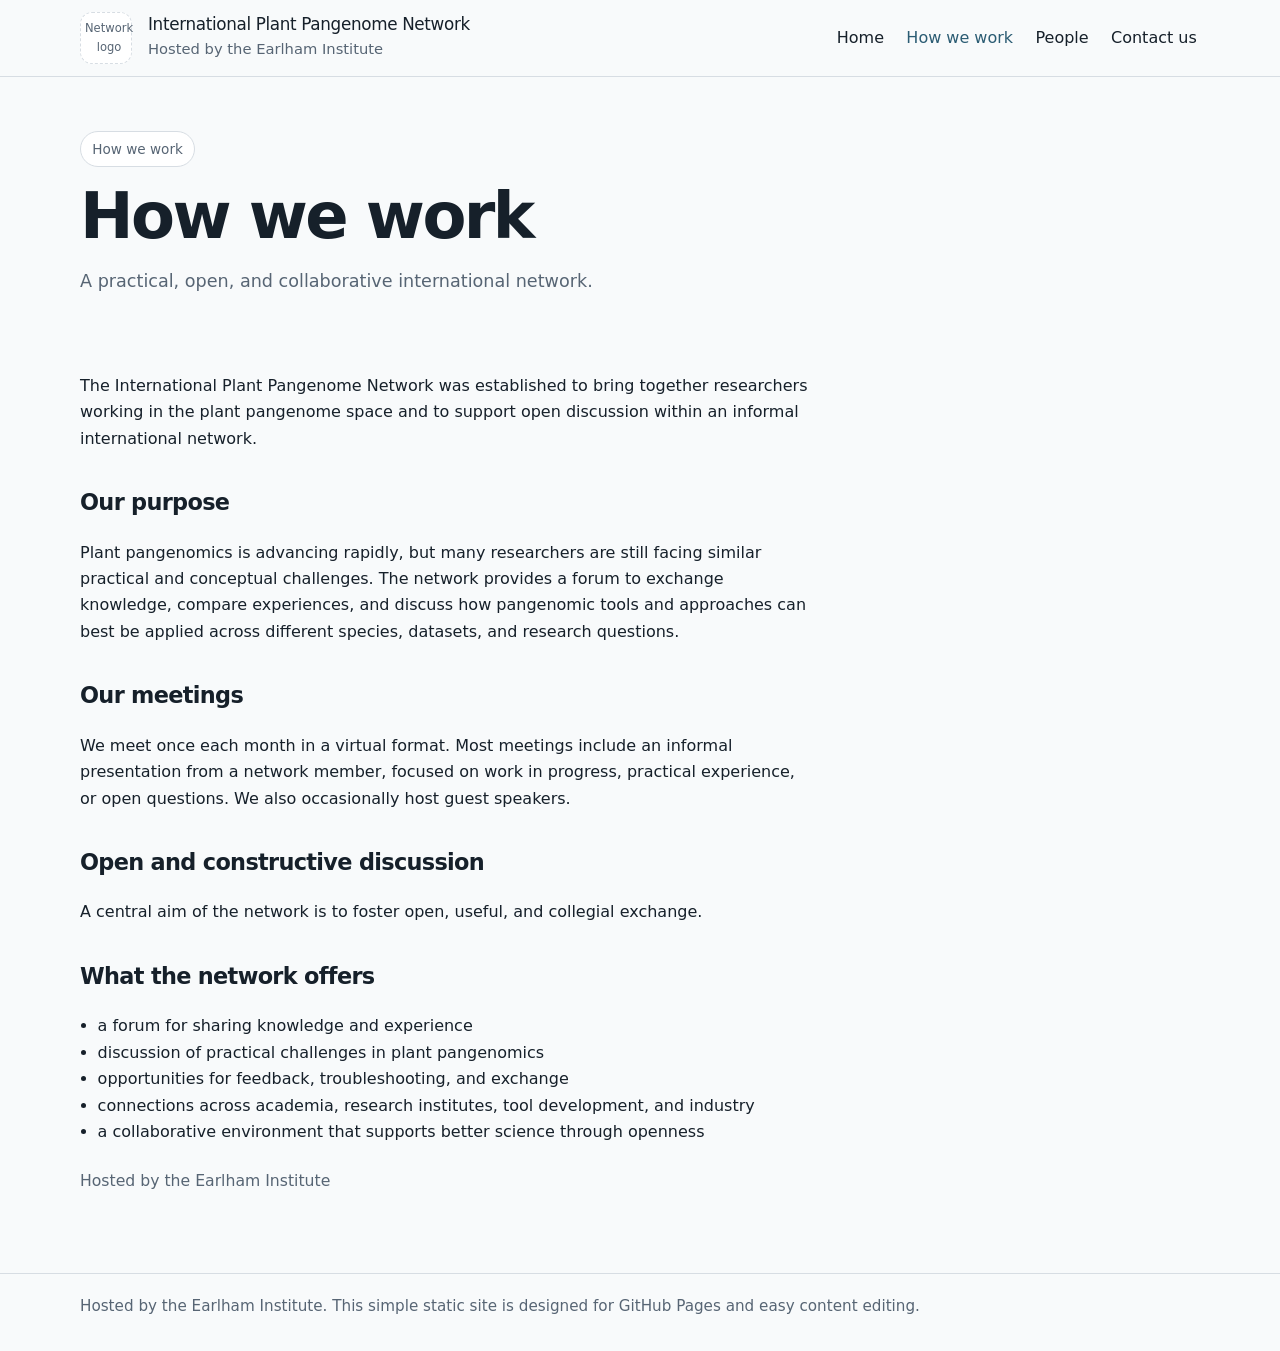
<file: ippgn-site-kit-v4/site/how-we-work.html>
<!doctype html>
<html lang="en">
<head>
  <meta charset="utf-8">
  <meta name="viewport" content="width=device-width, initial-scale=1">
  <title>How we work | International Plant Pangenome Network</title>
  <meta name="description" content="International Plant Pangenome Network">
  <link rel="stylesheet" href="assets/css/style.css">
</head>
<body>

<header class="site-header">
  <div class="container header-inner">
    <div class="brand">
      <div class="logo-slot" aria-label="Future network logo placeholder">Network<br>logo</div>
      <div class="brand-copy">
        <p class="site-title">International Plant Pangenome Network</p>
        <p class="site-subtitle">Hosted by the Earlham Institute</p>
      </div>
    </div>
    
<nav class="nav" aria-label="Primary navigation">
  <a href="index.html">Home</a>
  <a href="how-we-work.html" aria-current="page">How we work</a>
  <a href="people.html">People</a>
  <a href="contact.html">Contact us</a>
</nav>

  </div>
</header>


<main>
  <section class="page-hero">
    <div class="container">
      <span class="eyebrow">How we work</span>
      <h1>How we work</h1>
      <p class="lead">A practical, open, and collaborative international network.</p>
    </div>
  </section>
  <section class="page-content">
    <div class="container">
      <p>The International Plant Pangenome Network was established to bring together researchers working in the plant pangenome space and to support open discussion within an informal international network.</p>

      <h2>Our purpose</h2>
      <p>Plant pangenomics is advancing rapidly, but many researchers are still facing similar practical and conceptual challenges. The network provides a forum to exchange knowledge, compare experiences, and discuss how pangenomic tools and approaches can best be applied across different species, datasets, and research questions.</p>

      <h2>Our meetings</h2>
      <p>We meet once each month in a virtual format. Most meetings include an informal presentation from a network member, focused on work in progress, practical experience, or open questions. We also occasionally host guest speakers.</p>

      <h2>Open and constructive discussion</h2>
      <p>A central aim of the network is to foster open, useful, and collegial exchange.</p>

      <h2>What the network offers</h2>
      <ul>
        <li>a forum for sharing knowledge and experience</li>
        <li>discussion of practical challenges in plant pangenomics</li>
        <li>opportunities for feedback, troubleshooting, and exchange</li>
        <li>connections across academia, research institutes, tool development, and industry</li>
        <li>a collaborative environment that supports better science through openness</li>
      </ul>

      <p class="hosting-line">Hosted by the Earlham Institute</p>
    </div>
  </section>
</main>

<footer class="site-footer">
  <div class="container">
    Hosted by the Earlham Institute. This simple static site is designed for GitHub Pages and easy content editing.
  </div>
</footer>

</body>
</html>
</file>
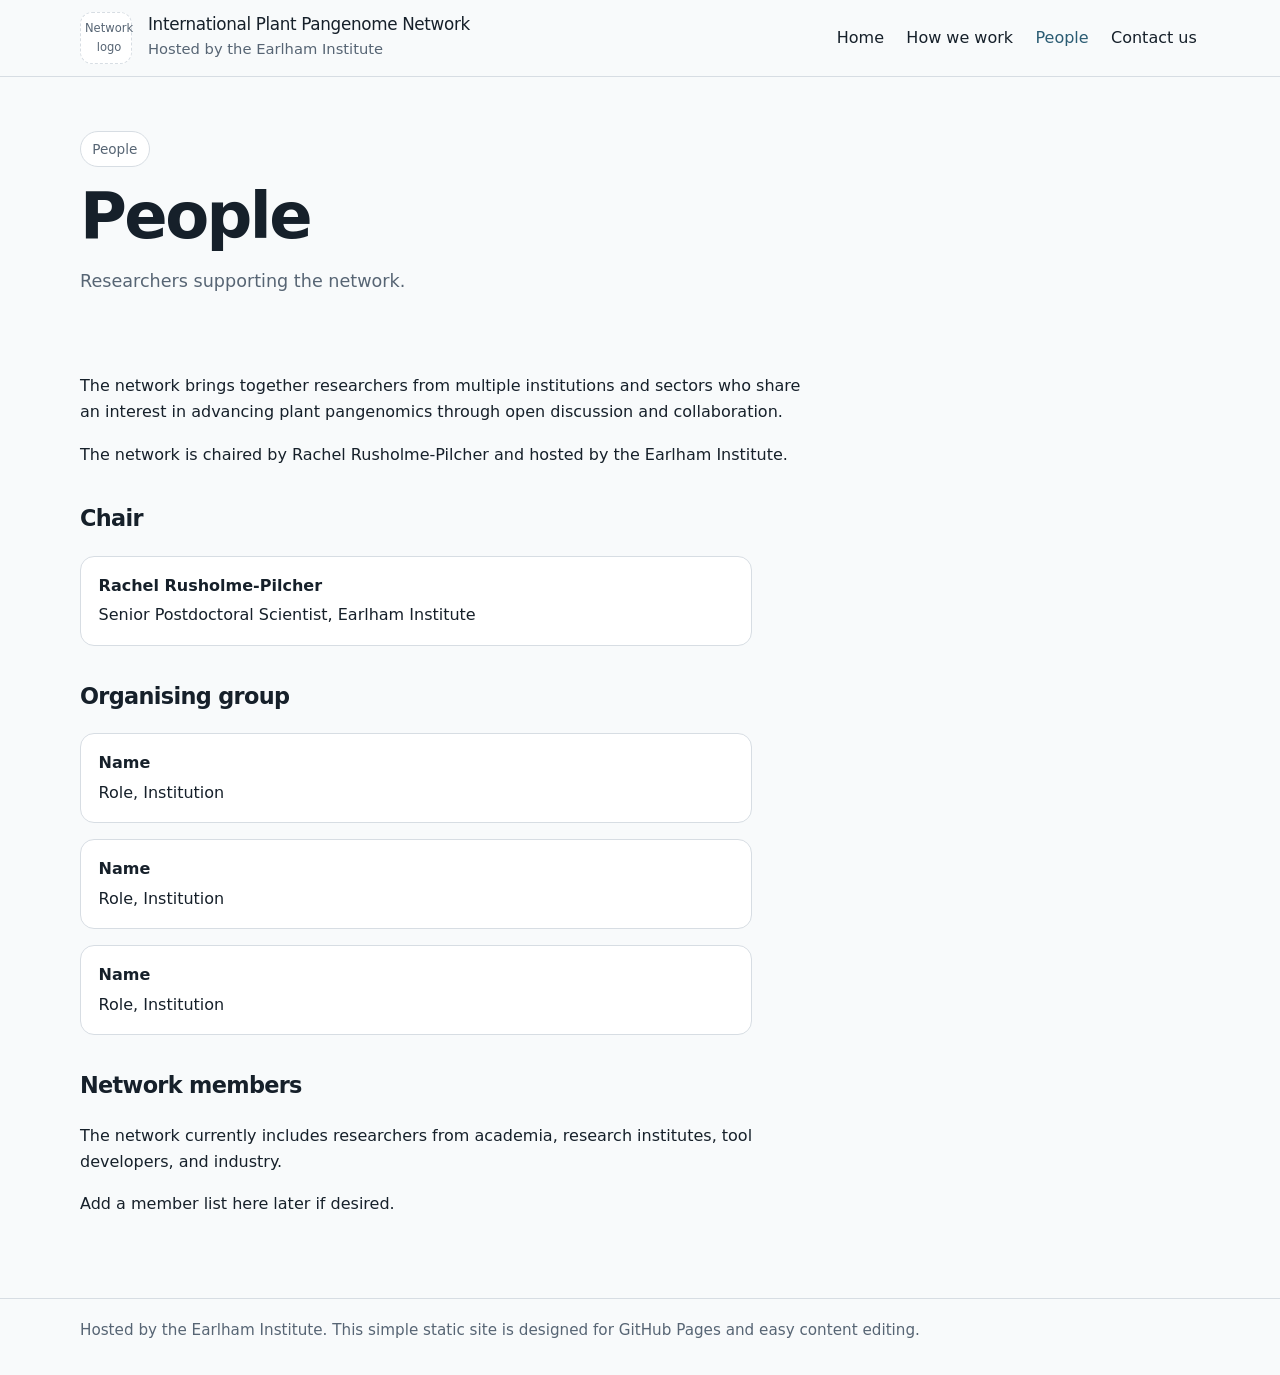
<file: ippgn-site-kit-v4/site/people.html>
<!doctype html>
<html lang="en">
<head>
  <meta charset="utf-8">
  <meta name="viewport" content="width=device-width, initial-scale=1">
  <title>People | International Plant Pangenome Network</title>
  <meta name="description" content="International Plant Pangenome Network">
  <link rel="stylesheet" href="assets/css/style.css">
</head>
<body>

<header class="site-header">
  <div class="container header-inner">
    <div class="brand">
      <div class="logo-slot" aria-label="Future network logo placeholder">Network<br>logo</div>
      <div class="brand-copy">
        <p class="site-title">International Plant Pangenome Network</p>
        <p class="site-subtitle">Hosted by the Earlham Institute</p>
      </div>
    </div>
    
<nav class="nav" aria-label="Primary navigation">
  <a href="index.html">Home</a>
  <a href="how-we-work.html">How we work</a>
  <a href="people.html" aria-current="page">People</a>
  <a href="contact.html">Contact us</a>
</nav>

  </div>
</header>


<main>
  <section class="page-hero">
    <div class="container">
      <span class="eyebrow">People</span>
      <h1>People</h1>
      <p class="lead">Researchers supporting the network.</p>
    </div>
  </section>
  <section class="page-content">
    <div class="container">
      <p>The network brings together researchers from multiple institutions and sectors who share an interest in advancing plant pangenomics through open discussion and collaboration.</p>
      <p>The network is chaired by Rachel Rusholme-Pilcher and hosted by the Earlham Institute.</p>

      <h2>Chair</h2>
      <div class="person-card">
        <strong>Rachel Rusholme-Pilcher</strong>
        <span>Senior Postdoctoral Scientist, Earlham Institute</span>
      </div>

      <h2>Organising group</h2>
      <div class="people-list">
        <div class="person-card"><strong>Name</strong><span>Role, Institution</span></div>
        <div class="person-card"><strong>Name</strong><span>Role, Institution</span></div>
        <div class="person-card"><strong>Name</strong><span>Role, Institution</span></div>
      </div>

      <h2>Network members</h2>
      <p>The network currently includes researchers from academia, research institutes, tool developers, and industry.</p>
      <p>Add a member list here later if desired.</p>
    </div>
  </section>
</main>

<footer class="site-footer">
  <div class="container">
    Hosted by the Earlham Institute. This simple static site is designed for GitHub Pages and easy content editing.
  </div>
</footer>

</body>
</html>
</file>
<file: site/assets/css/style.css>
:root {
  --bg: #f5f2ec;
  --bg-soft: #faf8f3;
  --surface: rgba(255, 255, 255, 0.48);
  --text: #202823;
  --muted: #5d6761;
  --line: #d9ddd6;
  --line-strong: #c7cec5;
  --accent: #55675d;
  --accent-strong: #43544a;
  --brand-teal: #1cb3bb;
  --brand-red: #8e1f2f;
  --accent-soft: rgba(85, 103, 93, 0.12);
  --radius: 14px;
  --radius-sm: 10px;
  --max: 1100px;
  --body-font: "Avenir Next", Avenir, "Helvetica Neue", Helvetica, Arial, sans-serif;
  --heading-font: "Avenir Next", Avenir, "Helvetica Neue", Helvetica, Arial, sans-serif;
}

* {
  box-sizing: border-box;
}

html {
  scroll-behavior: smooth;
}

body {
  margin: 0;
  min-height: 100vh;
  font-family: var(--body-font);
  color: var(--text);
  background: linear-gradient(180deg, var(--bg-soft) 0%, var(--bg) 18rem, #f2efe8 100%);
  line-height: 1.68;
  text-rendering: optimizeLegibility;
}

a {
  color: inherit;
}

img {
  display: block;
  max-width: 100%;
}

p,
ul,
ol {
  margin: 0;
}

::selection {
  background: rgba(85, 103, 93, 0.18);
}

:focus-visible {
  outline: 2px solid var(--accent);
  outline-offset: 3px;
}

.skip-link {
  position: absolute;
  left: 1rem;
  top: -3rem;
  padding: 0.7rem 1rem;
  border-radius: 999px;
  background: var(--accent-strong);
  color: #ffffff;
  text-decoration: none;
  z-index: 100;
}

.skip-link:focus {
  top: 1rem;
}

.site-shell {
  width: min(calc(100% - 2.75rem), var(--max));
  margin: 0 auto;
}

.site-header {
  position: sticky;
  top: 0;
  z-index: 20;
  border-bottom: 1px solid rgba(217, 221, 214, 0.92);
  background: rgba(250, 248, 243, 0.95);
  backdrop-filter: blur(14px);
}

.site-banner {
  background: rgba(239, 235, 226, 0.78);
}

.site-banner .site-shell {
  width: calc(100% - 2.75rem);
  max-width: none;
}

.site-banner__inner {
  position: relative;
  min-height: 7rem;
  padding: 0.72rem 0 0.66rem;
}

.site-banner__link {
  display: inline-flex;
  justify-content: flex-start;
  position: absolute;
  left: 0;
  top: 50%;
  transform: translateY(-50%);
}

.site-banner__logo {
  width: min(100%, 27rem);
  height: auto;
}

.home-page .site-banner__logo {
  width: min(100%, 28.5rem);
}

.brand {
  display: flex;
  align-items: center;
  min-width: 0;
  text-decoration: none;
}

.brand-marks {
  display: flex;
  flex-wrap: wrap;
  gap: 0.45rem;
}

.brand-mark {
  display: inline-flex;
  align-items: center;
  min-height: 2.1rem;
  padding: 0.42rem 0.7rem;
  border: 1px dashed var(--line-strong);
  border-radius: 999px;
  background: transparent;
  color: var(--muted);
  font-size: 0.69rem;
  line-height: 1;
  letter-spacing: 0.04em;
}

.site-nav {
  position: absolute;
  right: clamp(3.5rem, 8vw, 9rem);
  top: 50%;
  display: flex;
  align-items: center;
  flex-wrap: nowrap;
  justify-content: flex-end;
  gap: 1.6rem;
  transform: translateY(-50%);
}

.site-nav a {
  position: relative;
  padding: 0.1rem 0 0.35rem;
  color: var(--muted);
  text-decoration: none;
  font-size: 0.95rem;
  letter-spacing: 0.01em;
  white-space: nowrap;
}

.site-nav a::after {
  content: "";
  position: absolute;
  right: 0;
  bottom: 0;
  left: 0;
  height: 1px;
  background: transparent;
}

.site-nav a:hover,
.site-nav a:focus-visible,
.site-nav a[aria-current="page"] {
  color: var(--text);
}

.site-nav a:hover::after,
.site-nav a:focus-visible::after,
.site-nav a[aria-current="page"]::after {
  background: var(--brand-teal);
}

.site-main {
  display: block;
}

.section {
  padding: 3.6rem 0;
}

.home-hero {
  padding: 4.2rem 0 3.8rem;
}

.page-header {
  padding: 2.6rem 0 0.7rem;
}

.page-header .site-shell {
  width: min(calc(100% - 2.75rem), 48rem);
}

.hero-layout {
  max-width: 47rem;
  margin: 0 auto;
}

.page-grid {
  max-width: 48rem;
  margin: 0 auto;
}

.contact-grid {
  display: grid;
  grid-template-columns: minmax(0, 0.88fr) minmax(300px, 1fr);
  gap: 2.5rem;
  align-items: start;
}

.leadership-grid {
  display: grid;
  grid-template-columns: repeat(2, minmax(0, 1fr));
  gap: 1rem;
  margin-top: 0.15rem;
}

h1,
h2,
h3 {
  margin: 0;
  font-family: var(--heading-font);
  font-weight: 600;
  letter-spacing: -0.025em;
  color: var(--text);
}

h1 {
  max-width: 15ch;
  font-size: clamp(2.35rem, 4.8vw, 3.8rem);
  line-height: 1.02;
}

.page-header h1 {
  max-width: none;
  font-size: clamp(2.15rem, 4vw, 3.05rem);
  line-height: 1.04;
}

.page-header + .section {
  padding-top: 1.1rem;
}

.hero-strapline,
.page-lead {
  margin-top: 1rem;
  max-width: 38rem;
  color: var(--muted);
  font-size: clamp(1.05rem, 1.6vw, 1.14rem);
  line-height: 1.58;
}

.flow > * + * {
  margin-top: 1.15rem;
}

.intro-text,
.content-column {
  max-width: 47rem;
}

.content-column p,
.content-column li,
.contact-copy p,
.form-panel p {
  max-width: 68ch;
}

.inline-link {
  color: var(--accent-strong);
  text-decoration: underline;
  text-underline-offset: 0.14em;
}

.inline-link:hover,
.inline-link:focus-visible {
  color: var(--text);
}

.policy-link {
  color: var(--brand-red);
  text-decoration: underline;
  text-underline-offset: 0.14em;
}

.policy-link:hover,
.policy-link:focus-visible {
  color: #741827;
}

.content-block {
  padding-top: 1.45rem;
  border-top: 1px solid var(--line);
}

.content-block + .content-block {
  margin-top: 1.7rem;
}

.policy-block {
  margin-top: 12rem;
}

.content-block h2 {
  margin-bottom: 0.8rem;
  font-size: 1.34rem;
  line-height: 1.28;
}

.content-block ul {
  margin: 0.95rem 0 0;
  padding-left: 1.2rem;
}

.content-block li + li {
  margin-top: 0.55rem;
}

.profile-card {
  padding-top: 1rem;
  border-top: 1px solid var(--line);
}

.profile-role {
  margin: 0 0 0.4rem;
  color: var(--muted);
  font-size: 0.73rem;
  letter-spacing: 0.14em;
  text-transform: uppercase;
}

.profile-card h3 {
  margin-bottom: 0.2rem;
  font-size: 1.08rem;
}

.profile-card p,
.muted-note {
  margin: 0;
  color: var(--muted);
}

.members-table-wrap {
  margin-top: 1rem;
  overflow-x: auto;
}

.members-table {
  width: 100%;
  border-collapse: collapse;
}

.members-table th,
.members-table td {
  padding: 0.78rem 0;
  border-top: 1px solid var(--line);
  text-align: left;
  vertical-align: top;
}

.members-table th {
  color: var(--muted);
  font-size: 0.76rem;
  font-weight: 600;
  letter-spacing: 0.08em;
  text-transform: uppercase;
}

.members-table td {
  font-size: 0.98rem;
}

.members-table a {
  color: var(--text);
  text-decoration: none;
  border-bottom: 1px solid transparent;
}

.members-table a:hover,
.members-table a:focus-visible {
  border-bottom-color: var(--accent);
}

.members-table td:last-child {
  color: var(--muted);
}

.form-panel {
  padding: 1.35rem;
  border: 1px solid var(--line);
  border-radius: var(--radius);
  background: rgba(255, 255, 255, 0.4);
}

.form-panel h2 {
  margin-bottom: 0.45rem;
  font-size: 1.32rem;
  line-height: 1.25;
}

.contact-form {
  display: grid;
  gap: 0.95rem;
  margin-top: 1.2rem;
}

.field {
  display: grid;
  gap: 0.45rem;
}

.field span {
  font-size: 0.94rem;
  font-weight: 600;
}

.contact-form input,
.contact-form textarea {
  width: 100%;
  padding: 0.84rem 0.95rem;
  border: 1px solid var(--line);
  border-radius: var(--radius-sm);
  background: rgba(255, 255, 255, 0.88);
  color: var(--text);
  font: inherit;
}

.contact-form textarea {
  min-height: 10.5rem;
  resize: vertical;
}

.contact-form input:focus,
.contact-form textarea:focus {
  outline: 2px solid transparent;
  border-color: var(--accent);
  box-shadow: 0 0 0 4px var(--accent-soft);
}

.button {
  width: fit-content;
  padding: 0.78rem 1.18rem;
  border: 1px solid var(--accent);
  border-radius: 999px;
  background: var(--accent-strong);
  color: #ffffff;
  font: inherit;
  font-weight: 600;
  cursor: pointer;
}

.button:hover,
.button:focus-visible {
  background: #39493f;
}

.form-note {
  margin-top: 0.95rem;
  color: var(--muted);
  font-size: 0.94rem;
}

code {
  padding: 0.08rem 0.35rem;
  border: 1px solid var(--line);
  border-radius: 6px;
  background: rgba(85, 103, 93, 0.08);
  font-family: ui-monospace, SFMono-Regular, Menlo, Consolas, monospace;
  font-size: 0.93em;
}

.site-footer {
  border-top: 1px solid var(--line);
  background: rgba(250, 248, 243, 0.82);
}

.site-footer__inner {
  display: flex;
  justify-content: space-between;
  align-items: center;
  gap: 1.5rem;
  padding: 1.35rem 0 2.1rem;
}

.site-footer__brand {
  display: flex;
  align-items: center;
  gap: 0.8rem;
}

.site-footer__text {
  display: grid;
  gap: 0;
}

.site-footer__inner p {
  max-width: 34rem;
  color: var(--muted);
  font-size: 0.94rem;
  line-height: 1.28;
}

.site-footer__inner p:first-child {
  color: var(--text);
  font-weight: 600;
}

.site-footer__inner a {
  text-decoration: none;
  border-bottom: 1px solid transparent;
}

.site-footer__inner a:hover,
.site-footer__inner a:focus-visible {
  border-bottom-color: currentColor;
}

.footer-mark {
  display: inline-flex;
  align-items: center;
  flex: 0 0 auto;
  border-bottom: 0;
}

.footer-mark img {
  width: auto;
  height: 3.6rem;
}

.footer-logo {
  display: inline-flex;
  align-items: center;
  flex: 0 0 auto;
  border-bottom: 0;
}

.footer-logo img {
  width: 134px;
  height: auto;
}

@media (max-width: 900px) {
  .site-banner__inner,
  .contact-grid,
  .site-footer__inner {
    display: grid;
    grid-template-columns: 1fr;
  }

  .site-banner__inner {
    position: static;
    min-height: 0;
    gap: 0.55rem;
    padding: 0.58rem 0 0.52rem;
  }

  .site-nav {
    position: static;
    width: 100%;
    flex-wrap: wrap;
    justify-content: flex-start;
    gap: 0.85rem 1rem;
    padding-top: 0;
    transform: none;
  }

  .leadership-grid {
    grid-template-columns: 1fr;
  }

  .site-footer__brand {
    align-items: center;
  }
}

@media (max-width: 720px) {
  .site-shell,
  .page-header .site-shell {
    width: min(calc(100% - 1.5rem), var(--max));
  }

  .site-banner .site-shell {
    width: calc(100% - 1.5rem);
  }

  .site-nav {
    display: grid;
    grid-template-columns: repeat(3, max-content);
    justify-content: start;
    gap: 0.55rem 0.95rem;
    padding-top: 0.5rem;
  }

  .site-nav a {
    padding-bottom: 0.3rem;
    font-size: 0.92rem;
  }

  .site-banner__link {
    position: static;
    padding: 0;
    transform: none;
  }

  .site-banner__logo {
    width: min(100%, 15rem);
  }

  .home-hero {
    padding: 3.3rem 0 3rem;
  }

  .page-header {
    padding: 2.2rem 0 0.55rem;
  }

  .section {
    padding: 2.9rem 0;
  }

  h1 {
    font-size: clamp(2.2rem, 10vw, 3.3rem);
  }

  .page-header h1 {
    font-size: clamp(1.95rem, 8vw, 2.6rem);
  }

  .form-panel {
    padding: 1.15rem;
  }

  .members-table th,
  .members-table td {
    padding: 0.68rem 0;
    overflow-wrap: anywhere;
  }

  .members-table {
    table-layout: fixed;
  }

  .members-table th:first-child,
  .members-table td:first-child {
    width: 38%;
    padding-right: 0.8rem;
  }

  .members-table th:last-child,
  .members-table td:last-child {
    width: 62%;
  }

  .policy-block {
    margin-top: 4.75rem;
  }

  .footer-logo img {
    width: 124px;
  }

  .footer-mark img {
    height: 3rem;
  }
}
</file>
<file: ippgn-site-kit-v4/site/assets/css/style.css>
:root {
  --bg: #f8fafb;
  --surface: #ffffff;
  --text: #16202a;
  --muted: #576574;
  --line: #d7dde3;
  --accent: #2b5c73;
  --accent-soft: #eaf1f5;
  --max: 1120px;
  --radius: 14px;
}

* { box-sizing: border-box; }
html { scroll-behavior: smooth; }
body {
  margin: 0;
  font-family: Inter, ui-sans-serif, system-ui, -apple-system, BlinkMacSystemFont, "Segoe UI", sans-serif;
  color: var(--text);
  background: var(--bg);
  line-height: 1.65;
}
a { color: var(--accent); text-decoration: none; }
a:hover { text-decoration: underline; }

.container {
  width: min(calc(100% - 2rem), var(--max));
  margin: 0 auto;
}

.site-header {
  background: rgba(248,250,251,0.94);
  border-bottom: 1px solid var(--line);
  position: sticky;
  top: 0;
  backdrop-filter: blur(10px);
  z-index: 50;
}
.header-inner {
  display: flex;
  align-items: center;
  justify-content: space-between;
  min-height: 76px;
  gap: 1.2rem;
}
.brand {
  display: flex;
  align-items: center;
  gap: 1rem;
  min-width: 0;
}
.logo-slot {
  width: 52px;
  height: 52px;
  border: 1px dashed var(--line);
  border-radius: 12px;
  background: var(--surface);
  color: var(--muted);
  display: grid;
  place-items: center;
  font-size: 0.72rem;
  text-align: center;
  padding: 0.25rem;
  flex: 0 0 auto;
}
.brand-copy {
  min-width: 0;
}
.site-title {
  margin: 0;
  font-size: 1.05rem;
  line-height: 1.2;
  letter-spacing: -0.02em;
}
.site-subtitle {
  margin: 0.18rem 0 0;
  color: var(--muted);
  font-size: 0.92rem;
}

.nav {
  display: flex;
  gap: 1rem;
  flex-wrap: wrap;
  align-items: center;
}
.nav a {
  color: var(--text);
  font-weight: 500;
  padding: 0.3rem 0.2rem;
}
.nav a[aria-current="page"] {
  color: var(--accent);
}

.hero {
  padding: 5.2rem 0 3.2rem;
}
.hero-grid {
  display: grid;
  grid-template-columns: 1.4fr 0.8fr;
  gap: 2rem;
  align-items: start;
}
.eyebrow {
  display: inline-block;
  margin-bottom: 1rem;
  padding: 0.35rem 0.7rem;
  border: 1px solid var(--line);
  border-radius: 999px;
  background: var(--surface);
  color: var(--muted);
  font-size: 0.85rem;
}
.hero h1, .page-hero h1 {
  margin: 0 0 1rem;
  font-size: clamp(2.2rem, 5vw, 4.4rem);
  line-height: 1.04;
  letter-spacing: -0.04em;
  max-width: 12ch;
}
.hero p.lead, .page-hero p.lead {
  font-size: 1.1rem;
  color: var(--muted);
  max-width: 62ch;
}
.panel {
  background: var(--surface);
  border: 1px solid var(--line);
  border-radius: var(--radius);
  padding: 1.25rem;
}
.logo-panel {
  display: grid;
  gap: 1rem;
}
.logo-placeholder {
  min-height: 118px;
  border: 1px dashed var(--line);
  border-radius: 12px;
  display: grid;
  place-items: center;
  background: linear-gradient(180deg, #fff, #fbfcfd);
  color: var(--muted);
  text-align: center;
  padding: 1rem;
}
.hosting-line {
  margin-top: 1.4rem;
  color: var(--muted);
  font-size: 0.98rem;
}

main section, .page-content {
  padding: 1.5rem 0 4rem;
}
.grid-3 {
  display: grid;
  grid-template-columns: repeat(3, 1fr);
  gap: 1rem;
}
.card {
  background: var(--surface);
  border: 1px solid var(--line);
  border-radius: var(--radius);
  padding: 1.25rem;
}
.card h3 {
  margin-top: 0;
  margin-bottom: 0.55rem;
  font-size: 1.05rem;
  letter-spacing: -0.02em;
}
.card p {
  margin: 0;
  color: var(--muted);
}

.page-hero {
  padding: 3.4rem 0 1.2rem;
}
.page-content h2 {
  margin-top: 2rem;
  font-size: 1.4rem;
  letter-spacing: -0.03em;
}
.page-content p, .page-content li {
  max-width: 72ch;
}
.page-content ul {
  padding-left: 1.1rem;
}

.people-list {
  display: grid;
  gap: 1rem;
  margin-top: 1rem;
}
.person-card {
  background: var(--surface);
  border: 1px solid var(--line);
  border-radius: var(--radius);
  padding: 1rem 1.1rem;
  max-width: 42rem;
}
.person-card strong {
  display: block;
  margin-bottom: 0.2rem;
}

.site-footer {
  border-top: 1px solid var(--line);
  padding: 1.2rem 0 2rem;
  color: var(--muted);
  font-size: 0.95rem;
}

@media (max-width: 900px) {
  .header-inner, .hero-grid, .grid-3 {
    grid-template-columns: 1fr;
    display: grid;
  }
  .header-inner {
    padding: 0.8rem 0;
  }
  .nav {
    gap: 0.9rem;
  }
  .hero {
    padding-top: 3.5rem;
  }
}


.contact-layout {
  display: grid;
  grid-template-columns: 0.9fr 1.1fr;
  gap: 2rem;
  align-items: start;
}
.form-panel {
  max-width: 44rem;
}
.contact-form {
  display: grid;
  gap: 1rem;
}
.contact-form label {
  display: grid;
  gap: 0.45rem;
  color: var(--text);
  font-weight: 500;
}
.contact-form input,
.contact-form textarea {
  width: 100%;
  border: 1px solid var(--line);
  border-radius: 10px;
  padding: 0.8rem 0.9rem;
  font: inherit;
  color: var(--text);
  background: #fff;
}
.contact-form input:focus,
.contact-form textarea:focus {
  outline: 2px solid transparent;
  border-color: var(--accent);
  box-shadow: 0 0 0 3px rgba(43, 92, 115, 0.12);
}
.contact-form button {
  width: fit-content;
  border: 1px solid var(--accent);
  border-radius: 999px;
  background: var(--accent);
  color: #fff;
  font: inherit;
  font-weight: 600;
  padding: 0.75rem 1.05rem;
  cursor: pointer;
}
.contact-form button:hover {
  filter: brightness(0.97);
}
.form-note {
  margin: 1rem 0 0;
  color: var(--muted);
  font-size: 0.95rem;
}
code {
  font-family: ui-monospace, SFMono-Regular, Menlo, Consolas, monospace;
  font-size: 0.93em;
  background: #f2f5f7;
  border: 1px solid var(--line);
  border-radius: 6px;
  padding: 0.08rem 0.35rem;
}
@media (max-width: 900px) {
  .contact-layout {
    grid-template-columns: 1fr;
  }
}
</file>
